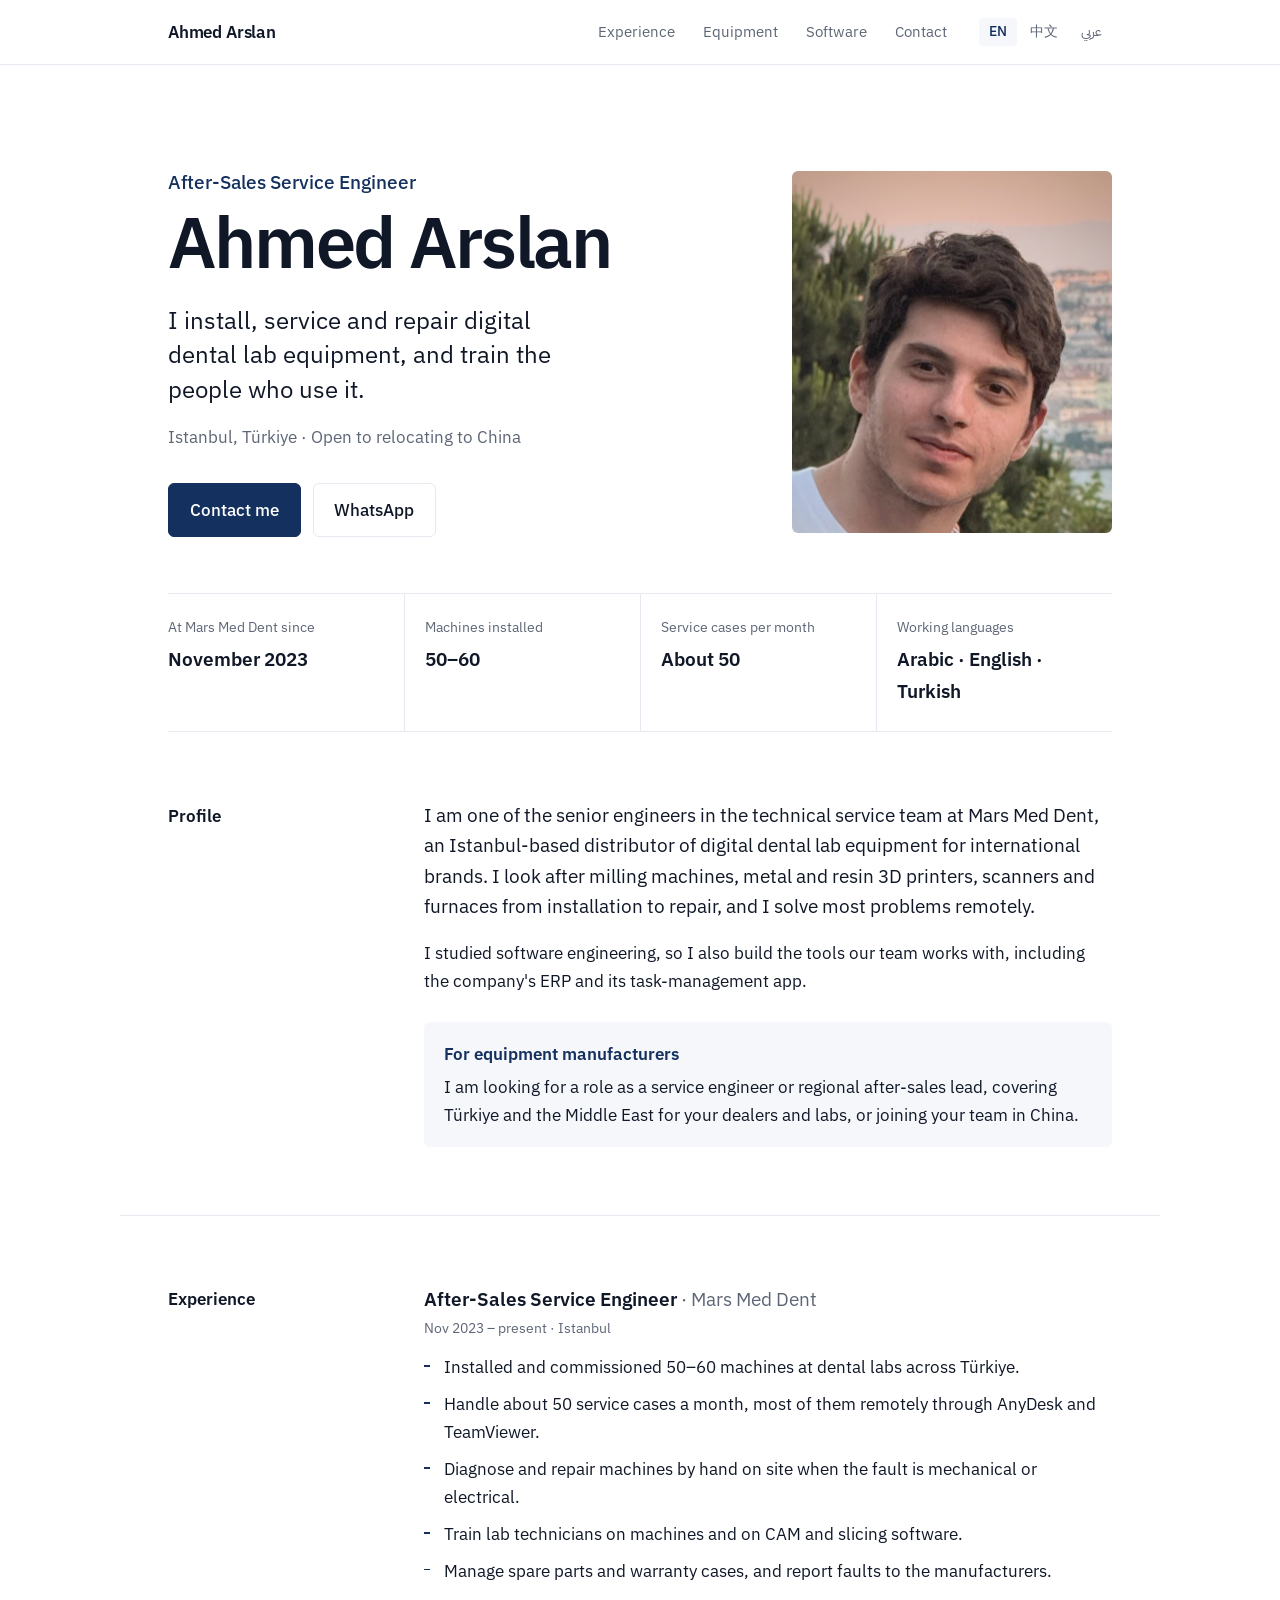
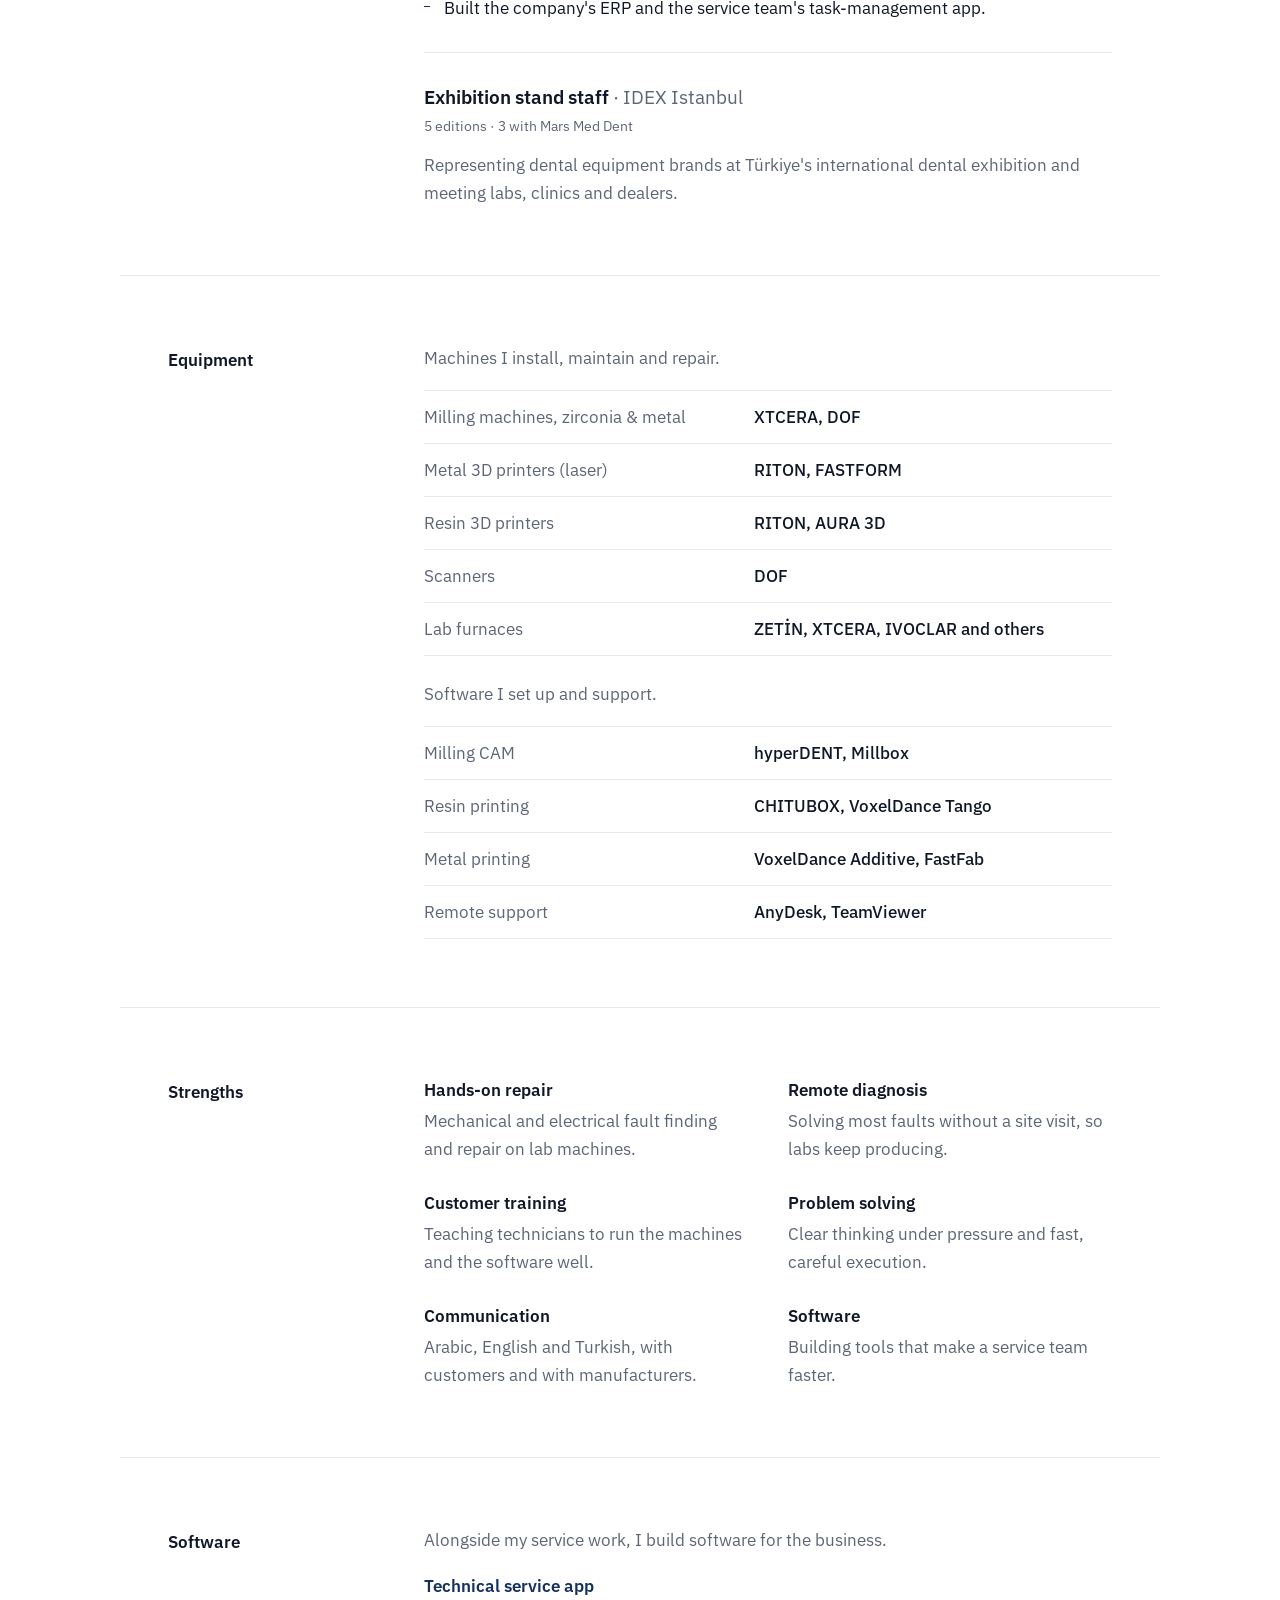
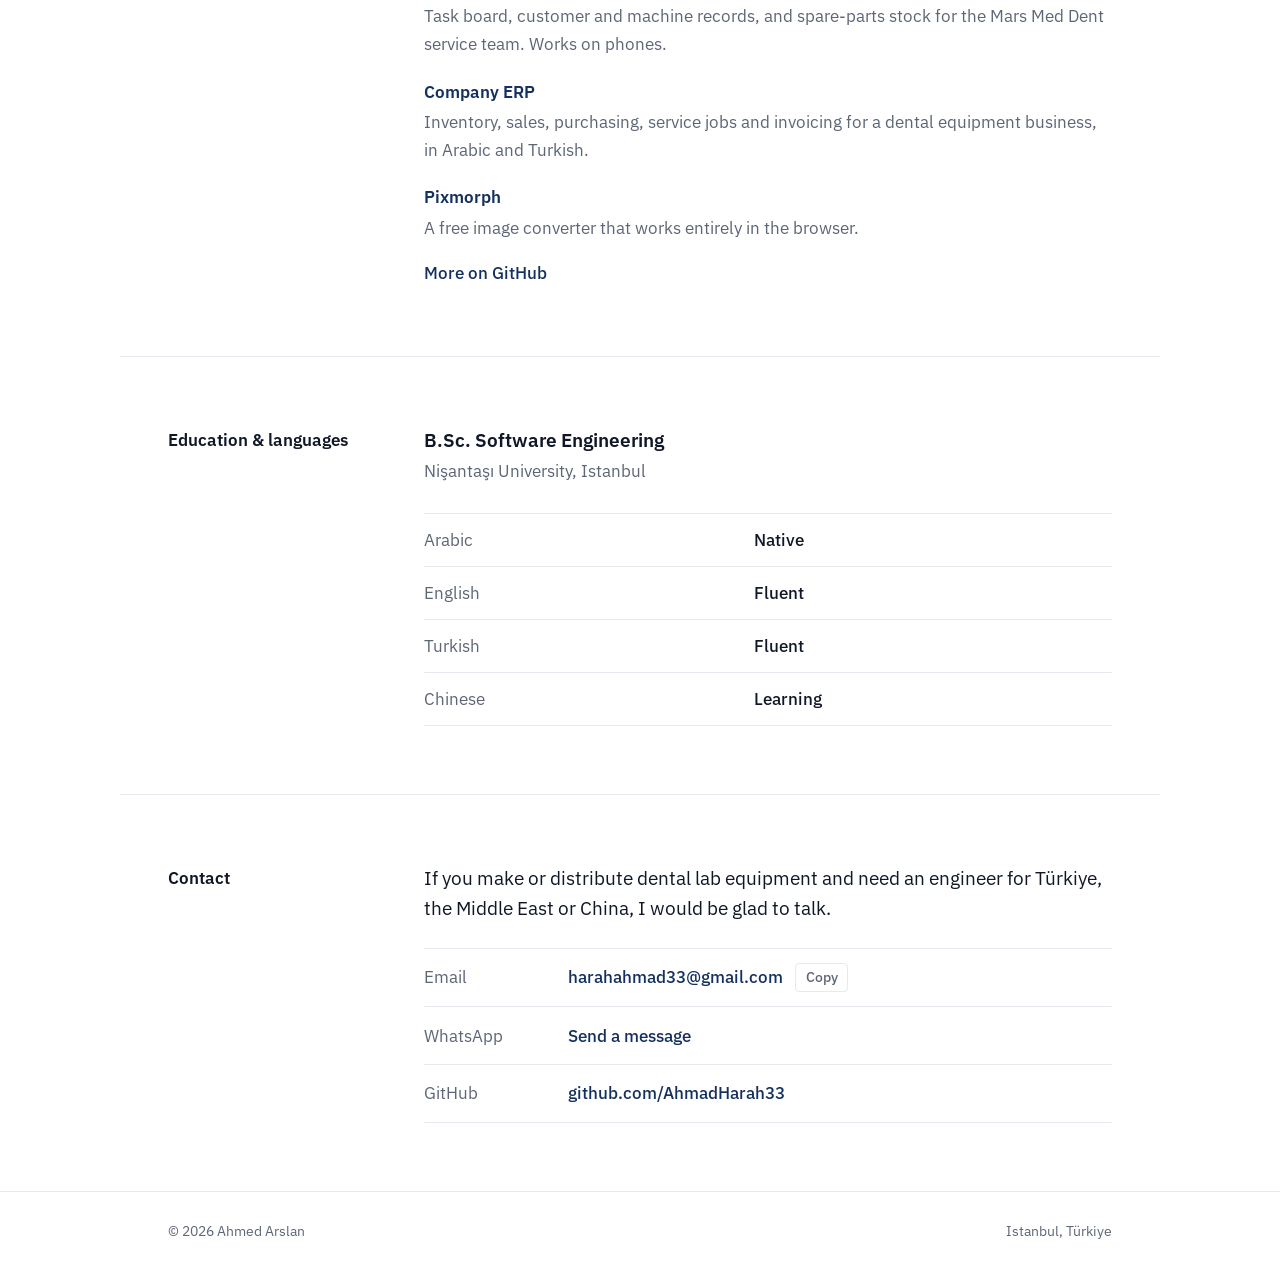
<file: index.html>
<!doctype html>
<html lang="en" dir="ltr">
<head>
<meta charset="utf-8">
<meta name="viewport" content="width=device-width, initial-scale=1, viewport-fit=cover">
<title>Ahmed Arslan · After-Sales Service Engineer</title>
<meta name="description" content="Ahmed Arslan, after-sales service engineer for digital dental lab equipment at Mars Med Dent, Istanbul. CAD/CAM milling, metal and resin 3D printing, scanners and furnaces. Arabic, English, Turkish.">
<link rel="icon" href="data:image/svg+xml,%3Csvg xmlns='http://www.w3.org/2000/svg' viewBox='0 0 32 32'%3E%3Crect width='32' height='32' rx='7' fill='%2314305e'/%3E%3Ctext x='16' y='21.5' font-family='Arial,sans-serif' font-size='14' font-weight='700' fill='%23fff' text-anchor='middle'%3EAA%3C/text%3E%3C/svg%3E">
<link rel="stylesheet" href="assets/css/site.css">
</head>
<body>

<header class="top">
  <div class="wrap top__in">
    <a class="mark" href="#top">Ahmed Arslan</a>
    <nav class="nav" aria-label="Sections">
      <a href="#experience" data-i18n="nav.experience">Experience</a>
      <a href="#equipment" data-i18n="nav.equipment">Equipment</a>
      <a href="#software" data-i18n="nav.software">Software</a>
      <a href="#contact" data-i18n="nav.contact">Contact</a>
    </nav>
    <div class="langs" role="group" aria-label="Language">
      <button type="button" data-lang="en" lang="en">EN</button>
      <button type="button" data-lang="zh" lang="zh-CN">中文</button>
      <button type="button" data-lang="ar" lang="ar">عربي</button>
    </div>
  </div>
</header>

<main id="top">

  <section class="hero wrap">
    <img class="hero__photo" src="assets/img/portrait.jpg" width="640" height="725" alt="Ahmed Arslan">
    <div class="hero__text">
    <p class="hero__role" data-i18n="hero.role">After-Sales Service Engineer</p>
    <h1 class="hero__name">Ahmed Arslan</h1>
    <p class="hero__lead" data-i18n="hero.lead">I install, service and repair digital dental lab equipment, and train the people who use it.</p>
    <p class="hero__place" data-i18n="hero.place">Istanbul, Türkiye · Open to relocating to China</p>
    <div class="hero__actions">
      <a class="btn btn--solid" href="#contact" data-i18n="hero.cta">Contact me</a>
      <a class="btn" href="https://wa.me/message/A34QJDG2SCDAL1" target="_blank" rel="noopener">WhatsApp</a>
    </div>
    </div>
  </section>

  <section class="facts wrap" aria-label="Key facts">
    <dl>
      <div><dt data-i18n="f.sinceK">At Mars Med Dent since</dt><dd data-i18n="f.since">November 2023</dd></div>
      <div><dt data-i18n="f.machinesK">Machines installed</dt><dd><span dir="ltr">50–60</span></dd></div>
      <div><dt data-i18n="f.casesK">Service cases per month</dt><dd data-i18n="f.cases">About 50</dd></div>
      <div><dt data-i18n="f.langsK">Working languages</dt><dd data-i18n="f.langs">Arabic · English · Turkish</dd></div>
    </dl>
  </section>

  <section class="row wrap" id="profile">
    <h2 class="row__label" data-i18n="s.profile">Profile</h2>
    <div class="row__body">
      <p class="lede" data-i18n="profile.p1">I am one of the senior engineers in the technical service team at Mars Med Dent, an Istanbul-based distributor of digital dental lab equipment for international brands. I look after milling machines, metal and resin 3D printers, scanners and furnaces from installation to repair, and I solve most problems remotely.</p>
      <p data-i18n="profile.p2">I studied software engineering, so I also build the tools our team works with, including the company's ERP and its task-management app.</p>
      <div class="note">
        <p class="note__k" data-i18n="profile.forK">For equipment manufacturers</p>
        <p data-i18n="profile.for">I am looking for a role as a service engineer or regional after-sales lead, covering Türkiye and the Middle East for your dealers and labs, or joining your team in China.</p>
      </div>
    </div>
  </section>

  <section class="row wrap" id="experience">
    <h2 class="row__label" data-i18n="s.experience">Experience</h2>
    <div class="row__body">
      <article class="job">
        <header class="job__head">
          <h3><span data-i18n="exp.role">After-Sales Service Engineer</span> <span class="job__org">· Mars Med Dent</span></h3>
          <p class="job__when" data-i18n="exp.when">Nov 2023 – present · Istanbul</p>
        </header>
        <ul class="list">
          <li data-i18n="exp.b1">Installed and commissioned 50–60 machines at dental labs across Türkiye.</li>
          <li data-i18n="exp.b2">Handle about 50 service cases a month, most of them remotely through AnyDesk and TeamViewer.</li>
          <li data-i18n="exp.b3">Diagnose and repair machines by hand on site when the fault is mechanical or electrical.</li>
          <li data-i18n="exp.b4">Train lab technicians on machines and on CAM and slicing software.</li>
          <li data-i18n="exp.b5">Manage spare parts and warranty cases, and report faults to the manufacturers.</li>
          <li data-i18n="exp.b6">Built the company's ERP and the service team's task-management app.</li>
        </ul>
      </article>
      <article class="job">
        <header class="job__head">
          <h3><span data-i18n="idex.role">Exhibition stand staff</span> <span class="job__org">· IDEX Istanbul</span></h3>
          <p class="job__when" data-i18n="idex.when">5 editions · 3 with Mars Med Dent</p>
        </header>
        <p class="muted" data-i18n="idex.d">Representing dental equipment brands at Türkiye's international dental exhibition and meeting labs, clinics and dealers.</p>
      </article>
    </div>
  </section>

  <section class="row wrap" id="equipment">
    <h2 class="row__label" data-i18n="s.equipment">Equipment</h2>
    <div class="row__body">
      <p class="muted intro" data-i18n="eq.intro">Machines I install, maintain and repair.</p>
      <table class="spec">
        <tbody>
          <tr><th scope="row" data-i18n="eq.mill">Milling machines, zirconia &amp; metal</th><td>XTCERA, DOF</td></tr>
          <tr><th scope="row" data-i18n="eq.slm">Metal 3D printers (laser)</th><td>RITON, FASTFORM</td></tr>
          <tr><th scope="row" data-i18n="eq.resin">Resin 3D printers</th><td>RITON, AURA 3D</td></tr>
          <tr><th scope="row" data-i18n="eq.scan">Scanners</th><td>DOF</td></tr>
          <tr><th scope="row" data-i18n="eq.furnace">Lab furnaces</th><td><span>ZETİN, XTCERA, IVOCLAR</span> <span data-i18n="eq.others">and others</span></td></tr>
        </tbody>
      </table>
      <p class="muted intro" data-i18n="sw.intro">Software I set up and support.</p>
      <table class="spec">
        <tbody>
          <tr><th scope="row" data-i18n="sw.cam">Milling CAM</th><td>hyperDENT, Millbox</td></tr>
          <tr><th scope="row" data-i18n="sw.resin">Resin printing</th><td>CHITUBOX, VoxelDance Tango</td></tr>
          <tr><th scope="row" data-i18n="sw.metal">Metal printing</th><td>VoxelDance Additive, FastFab</td></tr>
          <tr><th scope="row" data-i18n="sw.remote">Remote support</th><td>AnyDesk, TeamViewer</td></tr>
        </tbody>
      </table>
    </div>
  </section>

  <section class="row wrap" id="strengths">
    <h2 class="row__label" data-i18n="s.strengths">Strengths</h2>
    <div class="row__body">
      <ul class="cols">
        <li><h3 data-i18n="st.repair">Hands-on repair</h3><p data-i18n="st.repairD">Mechanical and electrical fault finding and repair on lab machines.</p></li>
        <li><h3 data-i18n="st.remote">Remote diagnosis</h3><p data-i18n="st.remoteD">Solving most faults without a site visit, so labs keep producing.</p></li>
        <li><h3 data-i18n="st.train">Customer training</h3><p data-i18n="st.trainD">Teaching technicians to run the machines and the software well.</p></li>
        <li><h3 data-i18n="st.problem">Problem solving</h3><p data-i18n="st.problemD">Clear thinking under pressure and fast, careful execution.</p></li>
        <li><h3 data-i18n="st.comm">Communication</h3><p data-i18n="st.commD">Arabic, English and Turkish, with customers and with manufacturers.</p></li>
        <li><h3 data-i18n="st.soft">Software</h3><p data-i18n="st.softD">Building tools that make a service team faster.</p></li>
      </ul>
    </div>
  </section>

  <section class="row wrap" id="software">
    <h2 class="row__label" data-i18n="s.software">Software</h2>
    <div class="row__body">
      <p class="muted intro" data-i18n="p.intro">Alongside my service work, I build software for the business.</p>
      <ul class="projects">
        <li>
          <h3><a href="https://github.com/AhmadHarah33/ahmad-arslan" target="_blank" rel="noopener" data-i18n="p.marsName">Technical service app</a></h3>
          <p data-i18n="p.mars">Task board, customer and machine records, and spare-parts stock for the Mars Med Dent service team. Works on phones.</p>
        </li>
        <li>
          <h3><a href="https://github.com/AhmadHarah33/dentec-erp" target="_blank" rel="noopener" data-i18n="p.erpName">Company ERP</a></h3>
          <p data-i18n="p.erp">Inventory, sales, purchasing, service jobs and invoicing for a dental equipment business, in Arabic and Turkish.</p>
        </li>
        <li>
          <h3><a href="https://pixmorph.app" target="_blank" rel="noopener">Pixmorph</a></h3>
          <p data-i18n="p.pix">A free image converter that works entirely in the browser.</p>
        </li>
      </ul>
      <p class="more"><a href="https://github.com/AhmadHarah33" target="_blank" rel="noopener" data-i18n="p.gh">More on GitHub</a></p>
    </div>
  </section>

  <section class="row wrap" id="education">
    <h2 class="row__label" data-i18n="s.education">Education &amp; languages</h2>
    <div class="row__body">
      <div class="edu">
        <h3 data-i18n="edu.deg">B.Sc. Software Engineering</h3>
        <p class="muted" data-i18n="edu.school">Nişantaşı University, Istanbul</p>
      </div>
      <table class="spec">
        <tbody>
          <tr><th scope="row" data-i18n="l.ar">Arabic</th><td data-i18n="l.native">Native</td></tr>
          <tr><th scope="row" data-i18n="l.en">English</th><td data-i18n="l.fluent">Fluent</td></tr>
          <tr><th scope="row" data-i18n="l.tr">Turkish</th><td data-i18n="l.fluent">Fluent</td></tr>
          <tr><th scope="row" data-i18n="l.zh">Chinese</th><td data-i18n="l.learning">Learning</td></tr>
        </tbody>
      </table>
    </div>
  </section>

  <section class="row wrap contact" id="contact">
    <h2 class="row__label" data-i18n="s.contact">Contact</h2>
    <div class="row__body">
      <p class="lede" data-i18n="c.lead">If you make or distribute dental lab equipment and need an engineer for Türkiye, the Middle East or China, I would be glad to talk.</p>
      <dl class="contact__list">
        <div><dt data-i18n="c.email">Email</dt><dd><a href="mailto:harahahmad33@gmail.com" id="email">harahahmad33@gmail.com</a> <button type="button" class="copy" data-copy="harahahmad33@gmail.com" data-i18n="c.copy">Copy</button></dd></div>
        <div><dt>WhatsApp</dt><dd><a href="https://wa.me/message/A34QJDG2SCDAL1" target="_blank" rel="noopener" data-i18n="c.wa">Send a message</a></dd></div>
        <div><dt>GitHub</dt><dd><a href="https://github.com/AhmadHarah33" target="_blank" rel="noopener">github.com/AhmadHarah33</a></dd></div>
      </dl>
    </div>
  </section>
</main>

<footer class="foot">
  <div class="wrap foot__in">
    <p>© <span id="year">2026</span> Ahmed Arslan</p>
    <p data-i18n="foot.place">Istanbul, Türkiye</p>
  </div>
</footer>

<script src="assets/js/i18n.js"></script>
<script src="assets/js/site.js"></script>
</body>
</html>
</file>
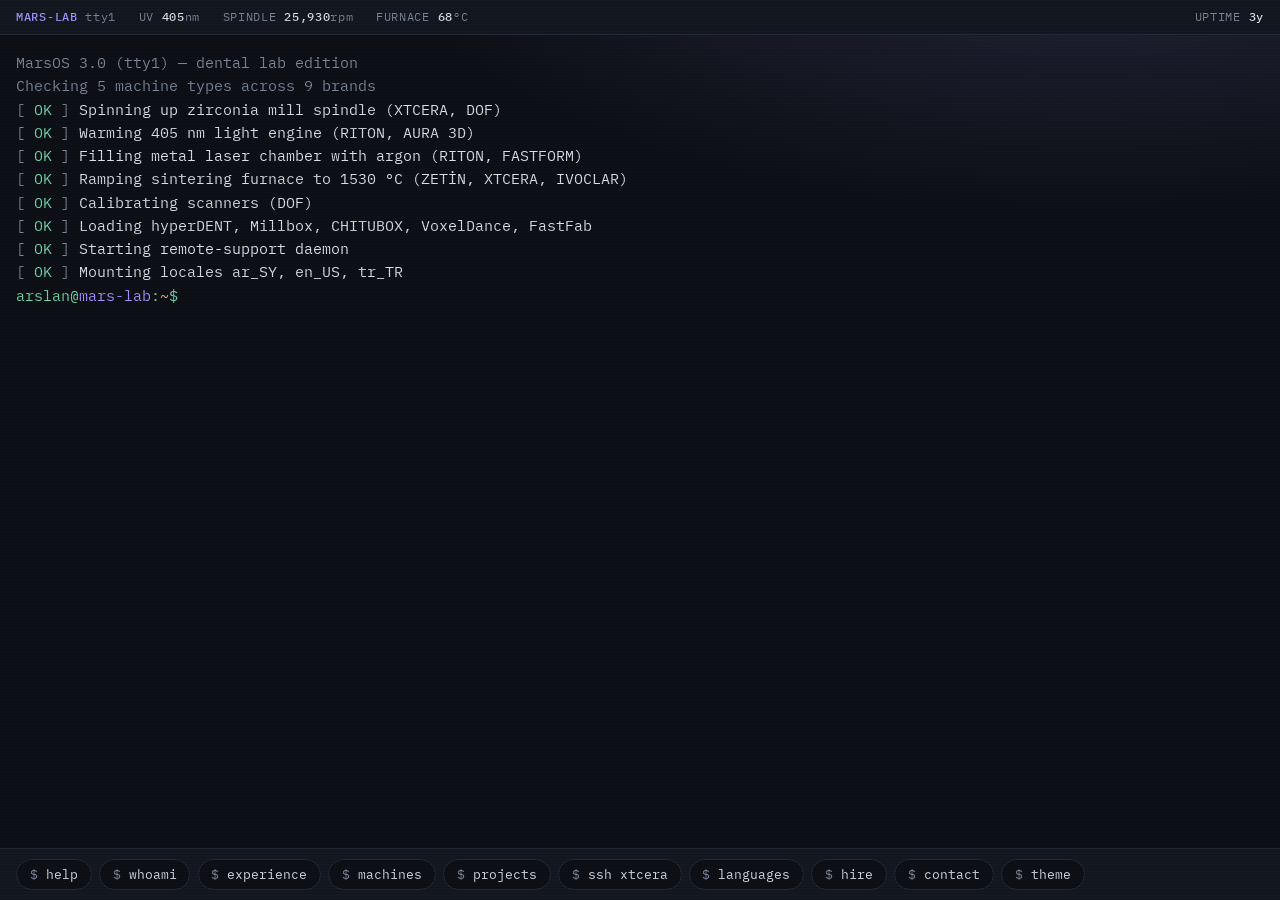
<file: terminal/index.html>
<!doctype html>
<html lang="en">
<head>
<meta charset="utf-8">
<meta name="viewport" content="width=device-width, initial-scale=1, viewport-fit=cover">
<title>Ahmed Arslan Terminal</title>
<meta name="description" content="Ahmed Arslan, software engineer and after-sales engineer for dental CAD/CAM, 3D printing and lab equipment.">
<link rel="icon" href="data:image/svg+xml,%3Csvg xmlns='http://www.w3.org/2000/svg' viewBox='0 0 32 32'%3E%3Crect width='32' height='32' rx='6' fill='%230d1016'/%3E%3Cpath d='M9 7c3 0 4 1.5 7 1.5S20 7 23 7c3 0 4 3 3.5 7-.4 3-1.8 4.5-2.3 7.5-.4 2.5-1 4.5-2.4 4.5-1.8 0-2-4-3-6.5-.4-1-1.2-1.5-1.8-1.5s-1.4.5-1.8 1.5c-1 2.5-1.2 6.5-3 6.5-1.4 0-2-2-2.4-4.5C7.3 18.5 5.9 17 5.5 14 5 10 6 7 9 7z' fill='%23a493ff'/%3E%3C/svg%3E">
<link rel="preconnect" href="https://fonts.googleapis.com">
<link rel="preconnect" href="https://fonts.gstatic.com" crossorigin>
<link rel="stylesheet" href="https://fonts.googleapis.com/css2?family=IBM+Plex+Mono:ital,wght@0,400;0,500;0,600;1,400&display=swap">
<link rel="stylesheet" href="css/style.css">
</head>
<body>
<div class="app" id="app">
  <header class="status" aria-label="Lab status">
    <span class="status__id"><b>MARS-LAB</b> tty1</span>
    <span class="status__item" title="Resin printer light engine">UV <b id="st-uv">405</b>nm</span>
    <span class="status__item" title="Zirconia mill spindle">SPINDLE <b id="st-rpm">0</b>rpm</span>
    <span class="status__item" title="Sintering furnace">FURNACE <b id="st-temp">24</b>°C</span>
    <span class="status__item status__uptime" title="Time at Mars Med Dent">UPTIME <b id="st-up">3y</b></span>
  </header>

  <main class="screen" id="screen" aria-live="polite">
    <div id="out" class="out"></div>
    <form class="prompt-line" id="prompt-form" autocomplete="off">
      <label for="cmd" class="prompt" id="prompt-label"></label>
      <input id="cmd" class="cmd" type="text" spellcheck="false" autocapitalize="off" autocorrect="off" enterkeyhint="send" aria-label="Type a command">
    </form>
    <noscript><p class="out">This terminal needs JavaScript. Ahmed Arslan, software engineer and after-sales engineer at Mars Med Dent. github.com/AhmadHarah33</p></noscript>
  </main>

  <nav class="chips" id="chips" aria-label="Quick commands"></nav>
</div>
<script src="js/data.js"></script>
<script src="js/terminal.js"></script>
</body>
</html>
</file>
<file: assets/css/site.css>
/* Layout: a calm one-page CV. White page, 1040px column; each section is a row with its label on the
   left and content on the right, divided by hairlines. One navy accent. White mode only, by choice.
   Logical properties throughout so Arabic mirrors correctly. */

@font-face { font-family: "Plex Sans"; font-weight: 400; font-display: swap; src: url(../fonts/ibm-plex-sans-latin-400-normal.woff2) format("woff2"); unicode-range: U+0000-00FF, U+0131, U+0152-0153, U+02BB-02BC, U+02C6, U+02DA, U+02DC, U+0304, U+0308, U+0329, U+2000-206F, U+20AC, U+2122, U+2191, U+2193, U+2212, U+2215, U+FEFF, U+FFFD; }
@font-face { font-family: "Plex Sans"; font-weight: 500; font-display: swap; src: url(../fonts/ibm-plex-sans-latin-500-normal.woff2) format("woff2"); unicode-range: U+0000-00FF, U+0131, U+0152-0153, U+02BB-02BC, U+02C6, U+02DA, U+02DC, U+0304, U+0308, U+0329, U+2000-206F, U+20AC, U+2122, U+2191, U+2193, U+2212, U+2215, U+FEFF, U+FFFD; }
@font-face { font-family: "Plex Sans"; font-weight: 600; font-display: swap; src: url(../fonts/ibm-plex-sans-latin-600-normal.woff2) format("woff2"); unicode-range: U+0000-00FF, U+0131, U+0152-0153, U+02BB-02BC, U+02C6, U+02DA, U+02DC, U+0304, U+0308, U+0329, U+2000-206F, U+20AC, U+2122, U+2191, U+2193, U+2212, U+2215, U+FEFF, U+FFFD; }
@font-face { font-family: "Plex Sans"; font-weight: 400; font-display: swap; src: url(../fonts/ibm-plex-sans-latin-ext-400-normal.woff2) format("woff2"); unicode-range: U+0100-02BA, U+02BD-02C5, U+02C7-02CC, U+02CE-02D7, U+02DD-02FF, U+1E00-1EFF, U+2020, U+20A0-20AB, U+20AD-20C0, U+2113, U+2C60-2C7F, U+A720-A7FF; }
@font-face { font-family: "Plex Sans"; font-weight: 500; font-display: swap; src: url(../fonts/ibm-plex-sans-latin-ext-500-normal.woff2) format("woff2"); unicode-range: U+0100-02BA, U+02BD-02C5, U+02C7-02CC, U+02CE-02D7, U+02DD-02FF, U+1E00-1EFF, U+2020, U+20A0-20AB, U+20AD-20C0, U+2113, U+2C60-2C7F, U+A720-A7FF; }
@font-face { font-family: "Plex Sans"; font-weight: 600; font-display: swap; src: url(../fonts/ibm-plex-sans-latin-ext-600-normal.woff2) format("woff2"); unicode-range: U+0100-02BA, U+02BD-02C5, U+02C7-02CC, U+02CE-02D7, U+02DD-02FF, U+1E00-1EFF, U+2020, U+20A0-20AB, U+20AD-20C0, U+2113, U+2C60-2C7F, U+A720-A7FF; }
@font-face { font-family: "Plex Sans Arabic"; font-weight: 400; font-display: swap; src: url(../fonts/ibm-plex-sans-arabic-arabic-400-normal.woff2) format("woff2"); unicode-range: U+0600-06FF, U+0750-077F, U+0870-08FF, U+200C-200E, U+2010-2011, U+204F, U+2E41, U+FB50-FDFF, U+FE70-FEFC; }
@font-face { font-family: "Plex Sans Arabic"; font-weight: 600; font-display: swap; src: url(../fonts/ibm-plex-sans-arabic-arabic-600-normal.woff2) format("woff2"); unicode-range: U+0600-06FF, U+0750-077F, U+0870-08FF, U+200C-200E, U+2010-2011, U+204F, U+2E41, U+FB50-FDFF, U+FE70-FEFC; }

:root {
  --bg: #ffffff;
  --ink: #101828;
  --muted: #5d6676;
  --line: #e6e9ef;
  --soft: #f5f7fa;
  --navy: #14305e;
  --navy-hover: #0d2247;

  --cjk: "PingFang SC", "Hiragino Sans GB", "Microsoft YaHei", "Noto Sans SC", "Source Han Sans SC";
  --sans: "Plex Sans", system-ui, -apple-system, "Segoe UI", Roboto, var(--cjk), sans-serif;

  --t-sm: .875rem;
  --t-base: 1.0625rem;
  --t-md: 1.1875rem;
  --t-lg: clamp(1.25rem, 1.1rem + .6vw, 1.5rem);
  --t-xl: clamp(2.6rem, 1.8rem + 3.6vw, 4.5rem);

  --gutter: clamp(16px, 5vw, 48px);
  color-scheme: light;
}
:lang(zh) { --sans: "Plex Sans", var(--cjk), system-ui, sans-serif; }
:lang(ar) { --sans: "Plex Sans Arabic", "Plex Sans", "Geeza Pro", "Segoe UI", Tahoma, sans-serif; }

* { box-sizing: border-box; }
[hidden] { display: none !important; }
html { scroll-behavior: smooth; scroll-padding-top: 80px; -webkit-text-size-adjust: 100%; background: var(--bg); }
body {
  margin: 0;
  background: var(--bg);
  color: var(--ink);
  font: 400 var(--t-base)/1.65 var(--sans);
  -webkit-font-smoothing: antialiased;
}
html:lang(zh) body { line-height: 1.8; }
html:lang(ar) body { line-height: 1.85; }
h1, h2, h3 { margin: 0; font-weight: 600; text-wrap: balance; }
p { margin: 0; }
a { color: var(--navy); text-decoration: none; }
a:hover { text-decoration: underline; text-underline-offset: 3px; }
:focus-visible { outline: 2px solid var(--navy); outline-offset: 3px; border-radius: 2px; }
.muted { color: var(--muted); }

.wrap { width: 100%; max-width: 1040px; margin-inline: auto; padding-inline: var(--gutter); }

/* header */
.top {
  position: sticky;
  top: env(safe-area-inset-top, 0px);
  z-index: 10;
  background: rgba(255, 255, 255, .92);
  backdrop-filter: blur(8px);
  -webkit-backdrop-filter: blur(8px);
  border-block-end: 1px solid var(--line);
}
.top__in { display: flex; align-items: center; gap: 2rem; min-height: 64px; }
.mark { font-weight: 600; color: var(--ink); letter-spacing: -.01em; }
.mark:hover { text-decoration: none; }
.nav { display: flex; gap: 1.75rem; margin-inline-start: auto; font-size: .95rem; }
.nav a { color: var(--muted); }
.nav a:hover { color: var(--ink); text-decoration: none; }
.langs { display: flex; gap: .25rem; }
.langs button {
  font: 500 .85rem/1 var(--sans);
  padding: .45rem .6rem;
  border: 0;
  border-radius: 4px;
  background: transparent;
  color: var(--muted);
  cursor: pointer;
}
.langs button:hover { color: var(--ink); }
.langs button[aria-pressed="true"] { color: var(--navy); background: var(--soft); }
.langs button:lang(zh) { font-family: var(--cjk), sans-serif; }
.langs button:lang(ar) { font-family: "Plex Sans Arabic", Tahoma, sans-serif; }
@media (max-width: 760px) {
  .nav { display: none; }
  .langs { margin-inline-start: auto; }
}

/* hero */
.hero {
  display: grid;
  grid-template-columns: minmax(0, 1fr) clamp(240px, 28vw, 320px);
  gap: 2rem 4rem;
  align-items: center;
  padding-block: clamp(3.5rem, 8vw, 6.5rem) clamp(2.5rem, 5vw, 3.5rem);
}
.hero__text { min-width: 0; }
.hero__photo {
  grid-column: 2;
  grid-row: 1;
  width: 100%;
  height: auto;
  border-radius: 6px;
  background: var(--soft);
}
@media (max-width: 760px) {
  .hero { grid-template-columns: 1fr; gap: 1.75rem; }
  .hero__photo { grid-column: 1; width: 168px; }
}
.hero__role { color: var(--navy); font-weight: 500; font-size: var(--t-md); }
.hero__name {
  margin-block-start: .4rem;
  font-size: var(--t-xl);
  line-height: 1.02;
  letter-spacing: -.03em;
}
.hero__lead { margin-block-start: 1.5rem; font-size: var(--t-lg); line-height: 1.45; max-width: 30ch; }
html:lang(zh) .hero__lead { max-width: 22em; }
html:lang(ar) .hero__lead { max-width: 26em; line-height: 1.6; }
.hero__place { margin-block-start: 1rem; color: var(--muted); }
.hero__actions { display: flex; flex-wrap: wrap; gap: .75rem; margin-block-start: 2rem; }
.btn {
  display: inline-flex; align-items: center;
  padding: .75rem 1.3rem;
  border: 1px solid var(--line);
  border-radius: 6px;
  color: var(--ink);
  font-weight: 500;
  background: var(--bg);
  transition: border-color .15s, background-color .15s;
}
.btn:hover { text-decoration: none; border-color: var(--ink); }
.btn--solid { background: var(--navy); border-color: var(--navy); color: #ffffff; }
.btn--solid:hover { background: var(--navy-hover); border-color: var(--navy-hover); }

/* key facts */
.facts dl {
  margin: 0;
  display: grid;
  grid-template-columns: repeat(4, minmax(0, 1fr));
  border-block: 1px solid var(--line);
}
.facts dl > div { padding: 1.4rem 1.25rem 1.5rem 0; min-width: 0; }
.facts dl > div + div { padding-inline-start: 1.25rem; border-inline-start: 1px solid var(--line); }
.facts dt { font-size: var(--t-sm); color: var(--muted); }
.facts dd { margin: .3rem 0 0; font-size: var(--t-md); font-weight: 600; font-variant-numeric: tabular-nums; }
@media (max-width: 760px) {
  .facts dl { grid-template-columns: repeat(2, minmax(0, 1fr)); }
  .facts dl > div:nth-child(3) { border-inline-start: 0; padding-inline-start: 0; }
  .facts dl > div:nth-child(n+3) { border-block-start: 1px solid var(--line); }
}

/* section rows */
.row {
  display: grid;
  grid-template-columns: 13rem minmax(0, 1fr);
  gap: 1rem 3rem;
  padding-block: clamp(2.75rem, 6vw, 4.25rem);
}
.row + .row { border-block-start: 1px solid var(--line); }
.row__label { font-size: var(--t-base); font-weight: 600; padding-block-start: .1rem; }
.row__body { display: grid; gap: 1.1rem; min-width: 0; max-width: 46rem; }
.lede { font-size: var(--t-md); line-height: 1.6; }
.intro { margin-block-start: .4rem; }
.intro:first-child { margin-block-start: 0; }
@media (max-width: 760px) {
  .row { grid-template-columns: 1fr; gap: .9rem; }
  .row__label { color: var(--navy); }
}

.note { margin-block-start: .6rem; padding: 1.1rem 1.25rem; background: var(--soft); border-radius: 6px; display: grid; gap: .3rem; }
.note__k { font-weight: 600; color: var(--navy); }

/* experience */
.job { display: grid; gap: .8rem; }
.job + .job { padding-block-start: 1.8rem; border-block-start: 1px solid var(--line); margin-block-start: .8rem; }
.job__head { display: grid; gap: .15rem; }
.job__head h3 { font-size: var(--t-md); }
.job__org { font-weight: 400; color: var(--muted); }
.job__when { color: var(--muted); font-size: var(--t-sm); font-variant-numeric: tabular-nums; }
.list { margin: 0; padding: 0; list-style: none; display: grid; gap: .55rem; }
.list li { position: relative; padding-inline-start: 1.25rem; }
.list li::before {
  content: ""; position: absolute; inset-inline-start: 0; inset-block-start: .72em;
  width: 6px; height: 1.5px; background: var(--navy);
}

/* spec tables */
.spec { width: 100%; border-collapse: collapse; }
.spec th, .spec td { text-align: start; padding: .75rem 0; border-block-end: 1px solid var(--line); vertical-align: top; }
.spec tr:first-child th, .spec tr:first-child td { border-block-start: 1px solid var(--line); }
.spec th { font-weight: 400; color: var(--muted); width: 48%; padding-inline-end: 1.5rem; }
.spec td { font-weight: 500; }
@media (max-width: 480px) {
  .spec th, .spec td { display: block; width: auto; }
  .spec th { padding-block-end: 0; border-block-end: 0; }
  .spec td { padding-block-start: .1rem; }
  .spec tr:first-child td { border-block-start: 0; }
}

/* strengths */
.cols { list-style: none; margin: 0; padding: 0; display: grid; grid-template-columns: repeat(2, minmax(0, 1fr)); gap: 1.6rem 2.5rem; }
.cols h3 { font-size: var(--t-base); }
.cols p { color: var(--muted); margin-block-start: .2rem; }
@media (max-width: 560px) { .cols { grid-template-columns: 1fr; } }

/* software */
.projects { list-style: none; margin: 0; padding: 0; display: grid; gap: 1.2rem; }
.projects h3 { font-size: var(--t-base); }
.projects p { color: var(--muted); margin-block-start: .15rem; }
.more { font-weight: 500; }

/* education */
.edu { display: grid; gap: .1rem; margin-block-end: .6rem; }
.edu h3 { font-size: var(--t-md); }

/* contact */
.contact__list { margin: .4rem 0 0; display: grid; }
.contact__list > div { display: grid; grid-template-columns: 8rem minmax(0, 1fr); gap: 1rem; padding-block: .9rem; border-block-end: 1px solid var(--line); }
.contact__list > div:first-child { border-block-start: 1px solid var(--line); }
.contact__list dt { color: var(--muted); }
.contact__list dd { margin: 0; font-weight: 500; display: flex; flex-wrap: wrap; align-items: center; gap: .75rem; overflow-wrap: anywhere; }
.copy {
  font: 500 var(--t-sm)/1 var(--sans);
  padding: .4rem .6rem;
  border: 1px solid var(--line);
  border-radius: 4px;
  background: var(--bg);
  color: var(--muted);
  cursor: pointer;
}
.copy:hover { color: var(--ink); border-color: var(--ink); }
@media (max-width: 480px) { .contact__list > div { grid-template-columns: 1fr; gap: .1rem; } }

/* footer */
.foot { border-block-start: 1px solid var(--line); padding-block: 1.75rem calc(1.75rem + env(safe-area-inset-bottom, 0px)); color: var(--muted); font-size: var(--t-sm); }
.foot__in { display: flex; justify-content: space-between; gap: 1rem; flex-wrap: wrap; }

@media (prefers-reduced-motion: reduce) {
  html { scroll-behavior: auto; }
  * { transition: none !important; }
}
</file>
<file: terminal/css/style.css>
/* Layout: one full-height terminal — lab status bar on top, scrollback in the middle, quick-command chips at the bottom.
   Skins are named after the lab: uv (405nm resin light, default), furnace (sintering glow), zirconia (light). */
:root {
  --bg: #0d1016;
  --panel: #131821;
  --line: #222a37;
  --fg: #d8dde6;
  --dim: #7a8597;
  --accent: #a493ff;   /* 405nm violet */
  --accent-2: #ffb35c; /* furnace amber */
  --ok: #6fd6a6;
  --err: #ff7a7a;
  --glow: rgba(164, 147, 255, .18);
  --mono: "IBM Plex Mono", ui-monospace, "SF Mono", Menlo, Consolas, monospace;
  --fs: clamp(12.5px, 1.6vw + 6px, 15px);
  color-scheme: dark;
}
:root[data-skin="furnace"] {
  --bg: #120d0a;
  --panel: #1a130e;
  --line: #2e2219;
  --fg: #f1e3d3;
  --dim: #9c8572;
  --accent: #ffad4d;
  --accent-2: #ff6a3d;
  --glow: rgba(255, 150, 60, .18);
}
:root[data-skin="zirconia"] {
  --bg: #f3f5f8;
  --panel: #e7ebf1;
  --line: #d2d9e3;
  --fg: #1d2430;
  --dim: #5f6b7d;
  --accent: #5a3fd6;
  --accent-2: #b85c00;
  --ok: #10794d;
  --err: #c0262d;
  --glow: rgba(90, 63, 214, .10);
  color-scheme: light;
}

* { box-sizing: border-box; }
html, body { height: 100%; }
body {
  margin: 0;
  background: var(--bg);
  color: var(--fg);
  font: 400 var(--fs)/1.55 var(--mono);
  -webkit-font-smoothing: antialiased;
}
::selection { background: var(--accent); color: var(--bg); }

.app {
  height: 100%;
  display: grid;
  grid-template-rows: auto 1fr auto;
  background:
    radial-gradient(1200px 500px at 85% -10%, var(--glow), transparent 60%),
    var(--bg);
}

/* status bar */
.status {
  display: flex;
  flex-wrap: wrap;
  gap: .25rem 1.4rem;
  padding: calc(.5rem + env(safe-area-inset-top, 0px)) 1rem .5rem;
  border-bottom: 1px solid var(--line);
  background: var(--panel);
  color: var(--dim);
  font-size: .78em;
  letter-spacing: .06em;
  font-variant-numeric: tabular-nums;
}
.status b { color: var(--fg); font-weight: 500; }
.status__id b { color: var(--accent); }
.status__uptime { margin-left: auto; }
@media (max-width: 560px) {
  .status { gap: .2rem 1rem; }
  .status__uptime { margin-left: 0; }
}

/* scrollback */
.screen {
  overflow-y: auto;
  overflow-x: hidden;
  padding: 1rem 1rem 1.5rem;
  cursor: text;
  scrollbar-width: thin;
  scrollbar-color: var(--line) transparent;
}
.out { max-width: 92ch; }
.out > * { margin: 0; }
.blk { margin-block: .15rem .9rem; }
.para { max-width: 78ch; margin-block: 0 .9rem; }
.hang { display: block; padding-left: 3ch; text-indent: -3ch; }
.ln { white-space: pre-wrap; word-break: break-word; min-height: 1.55em; }
pre.art {
  margin: 0;
  white-space: pre;
  line-height: 1;
  font-family: ui-monospace, Menlo, Consolas, "DejaVu Sans Mono", "Liberation Mono", monospace;
  overflow-x: auto;
  color: var(--accent);
}
.banner { font-size: clamp(6.5px, 1.9vw, 13px); text-shadow: 0 0 18px var(--glow); }

.prompt-line { display: flex; gap: .6ch; align-items: baseline; max-width: 92ch; }
.prompt { color: var(--ok); white-space: nowrap; flex: none; }
.prompt .p-host { color: var(--accent); }
.prompt .p-path { color: var(--accent-2); }
.cmd {
  flex: 1;
  min-width: 0;
  border: 0;
  outline: 0;
  padding: 0;
  background: transparent;
  color: var(--fg);
  font: inherit;
  caret-color: var(--accent);
}
.echo { display: flex; gap: .6ch; flex-wrap: wrap; }
.echo .typed { color: var(--fg); word-break: break-all; }

/* text roles */
.dim { color: var(--dim); }
.acc { color: var(--accent); }
.acc2 { color: var(--accent-2); }
.ok { color: var(--ok); }
.err { color: var(--err); }
.b { font-weight: 600; color: var(--fg); }
.h {
  color: var(--accent-2);
  text-transform: uppercase;
  letter-spacing: .12em;
  font-size: .82em;
  font-weight: 600;
}

/* clickable commands and links */
a, .run {
  color: var(--accent);
  text-decoration: underline;
  text-decoration-color: color-mix(in srgb, var(--accent) 40%, transparent);
  text-underline-offset: 3px;
  cursor: pointer;
  background: none;
  border: 0;
  padding: 0;
  font: inherit;
}
a:hover, .run:hover { text-decoration-color: currentColor; }
a:focus-visible, .run:focus-visible, .chip:focus-visible {
  outline: 2px solid var(--accent);
  outline-offset: 2px;
  border-radius: 2px;
}

/* key/value rows and tables */
.kv { display: grid; grid-template-columns: minmax(9ch, max-content) 1fr; gap: 0 2ch; }
.kv > :nth-child(odd) { color: var(--dim); }
.kv > * { min-width: 0; }
.tbl { overflow-x: auto; }
.tbl table { border-collapse: collapse; font-variant-numeric: tabular-nums; }
.tbl th, .tbl td { text-align: left; padding: .1rem 2.5ch .1rem 0; vertical-align: top; }
.tbl th { color: var(--dim); font-weight: 500; border-bottom: 1px dashed var(--line); }
.pill {
  display: inline-block;
  padding: 0 .7ch;
  margin: 0 .6ch .3rem 0;
  border: 1px solid var(--line);
  border-radius: 3px;
  color: var(--fg);
  white-space: nowrap;
}
.bar { color: var(--accent); letter-spacing: -.05em; }

/* neofetch */
.fetch { display: flex; flex-wrap: wrap; gap: .5rem 3ch; align-items: flex-start; }
.fetch > div { min-width: 0; }
.swatches { display: flex; gap: 0; margin-top: .4rem; }
.swatches i { width: 3ch; height: 1.1em; display: block; }

/* ssh remote session */
.progress { color: var(--accent-2); }

/* chips */
.chips {
  display: flex;
  gap: .45rem;
  overflow-x: auto;
  padding: .6rem 1rem calc(.6rem + env(safe-area-inset-bottom, 0px));
  border-top: 1px solid var(--line);
  background: var(--panel);
  scrollbar-width: none;
}
.chips::-webkit-scrollbar { display: none; }
.chip {
  flex: none;
  border: 1px solid var(--line);
  background: var(--bg);
  color: var(--fg);
  font: inherit;
  font-size: .85em;
  padding: .3rem .8rem;
  border-radius: 999px;
  cursor: pointer;
}
.chip:hover { border-color: var(--accent); color: var(--accent); }
.chip::before { content: "$ "; color: var(--dim); }

/* subtle CRT scanlines on dark skins */
.app::after {
  content: "";
  position: fixed;
  inset: 0;
  pointer-events: none;
  background: repeating-linear-gradient(to bottom, transparent 0 2px, rgba(0,0,0,.12) 2px 3px);
  mix-blend-mode: multiply;
}
:root[data-skin="zirconia"] .app::after { display: none; }

@media (prefers-reduced-motion: reduce) {
  * { animation: none !important; transition: none !important; scroll-behavior: auto !important; }
}
</file>
